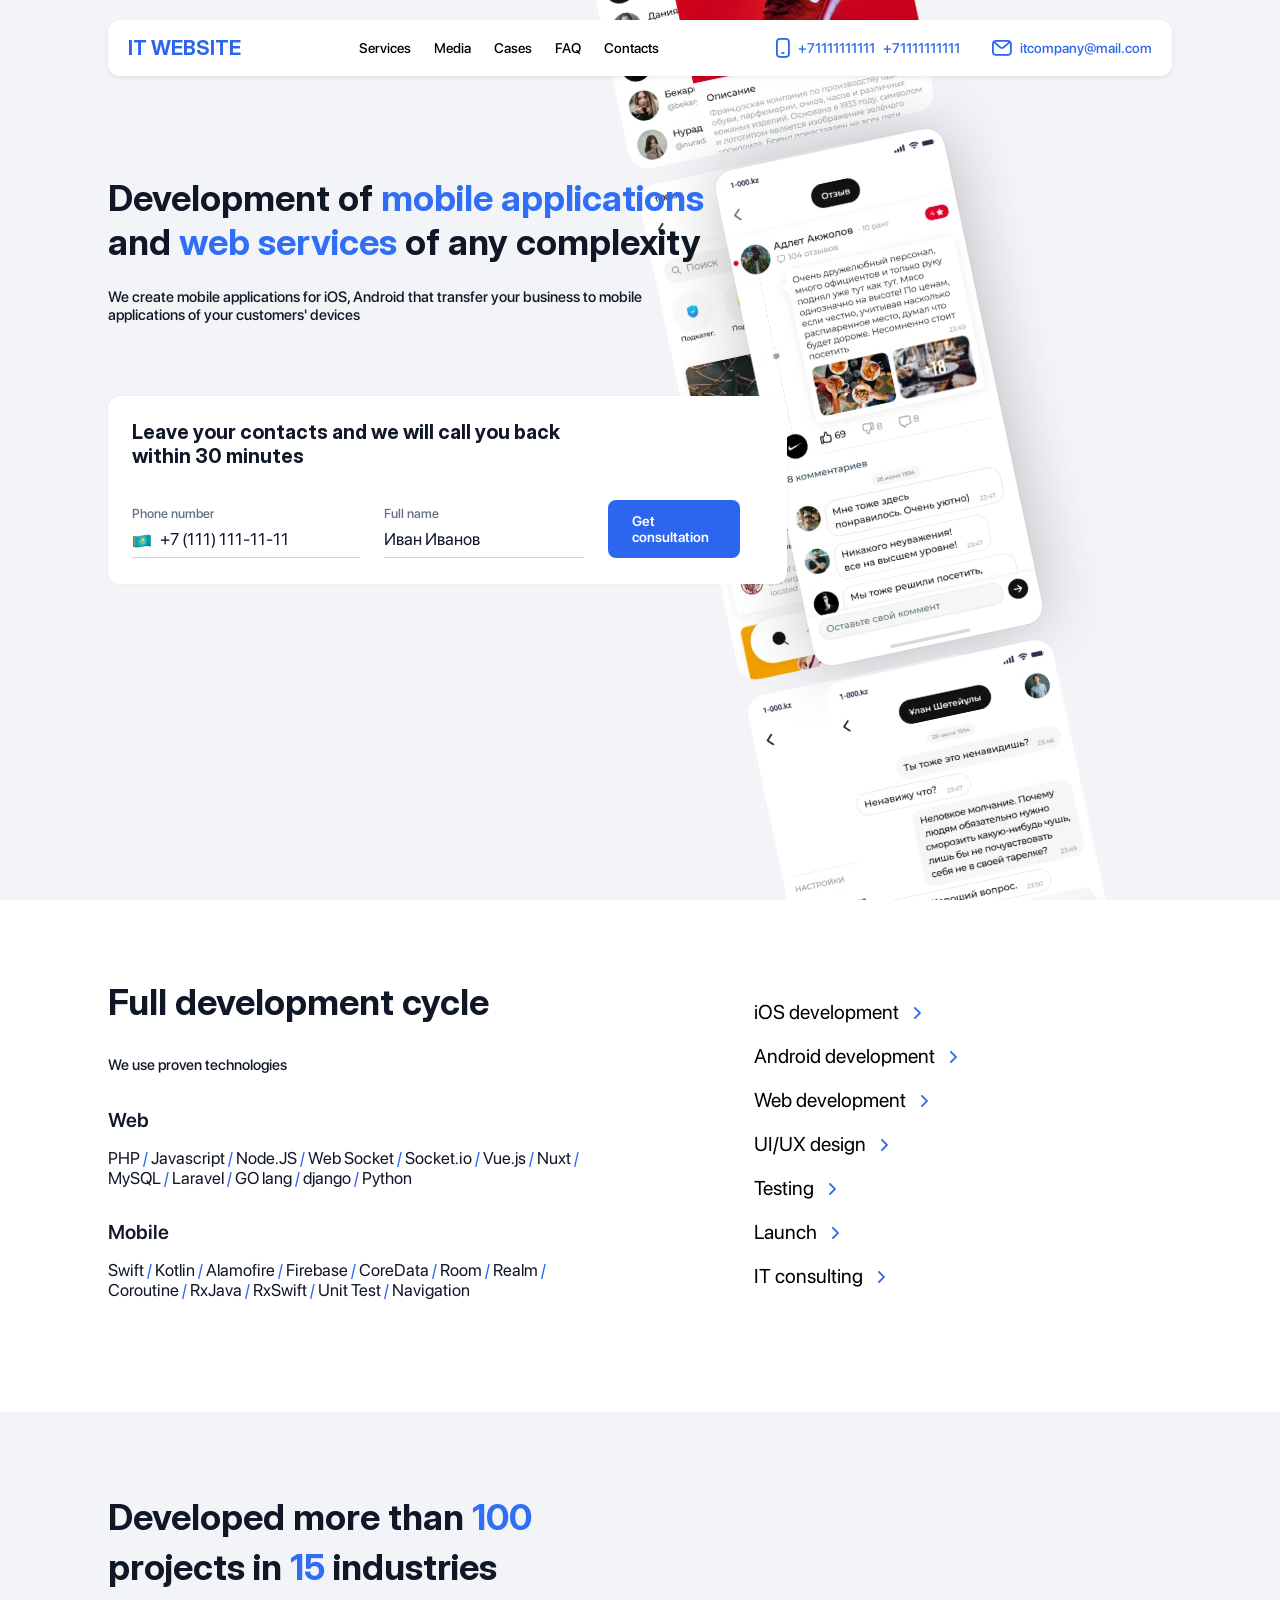
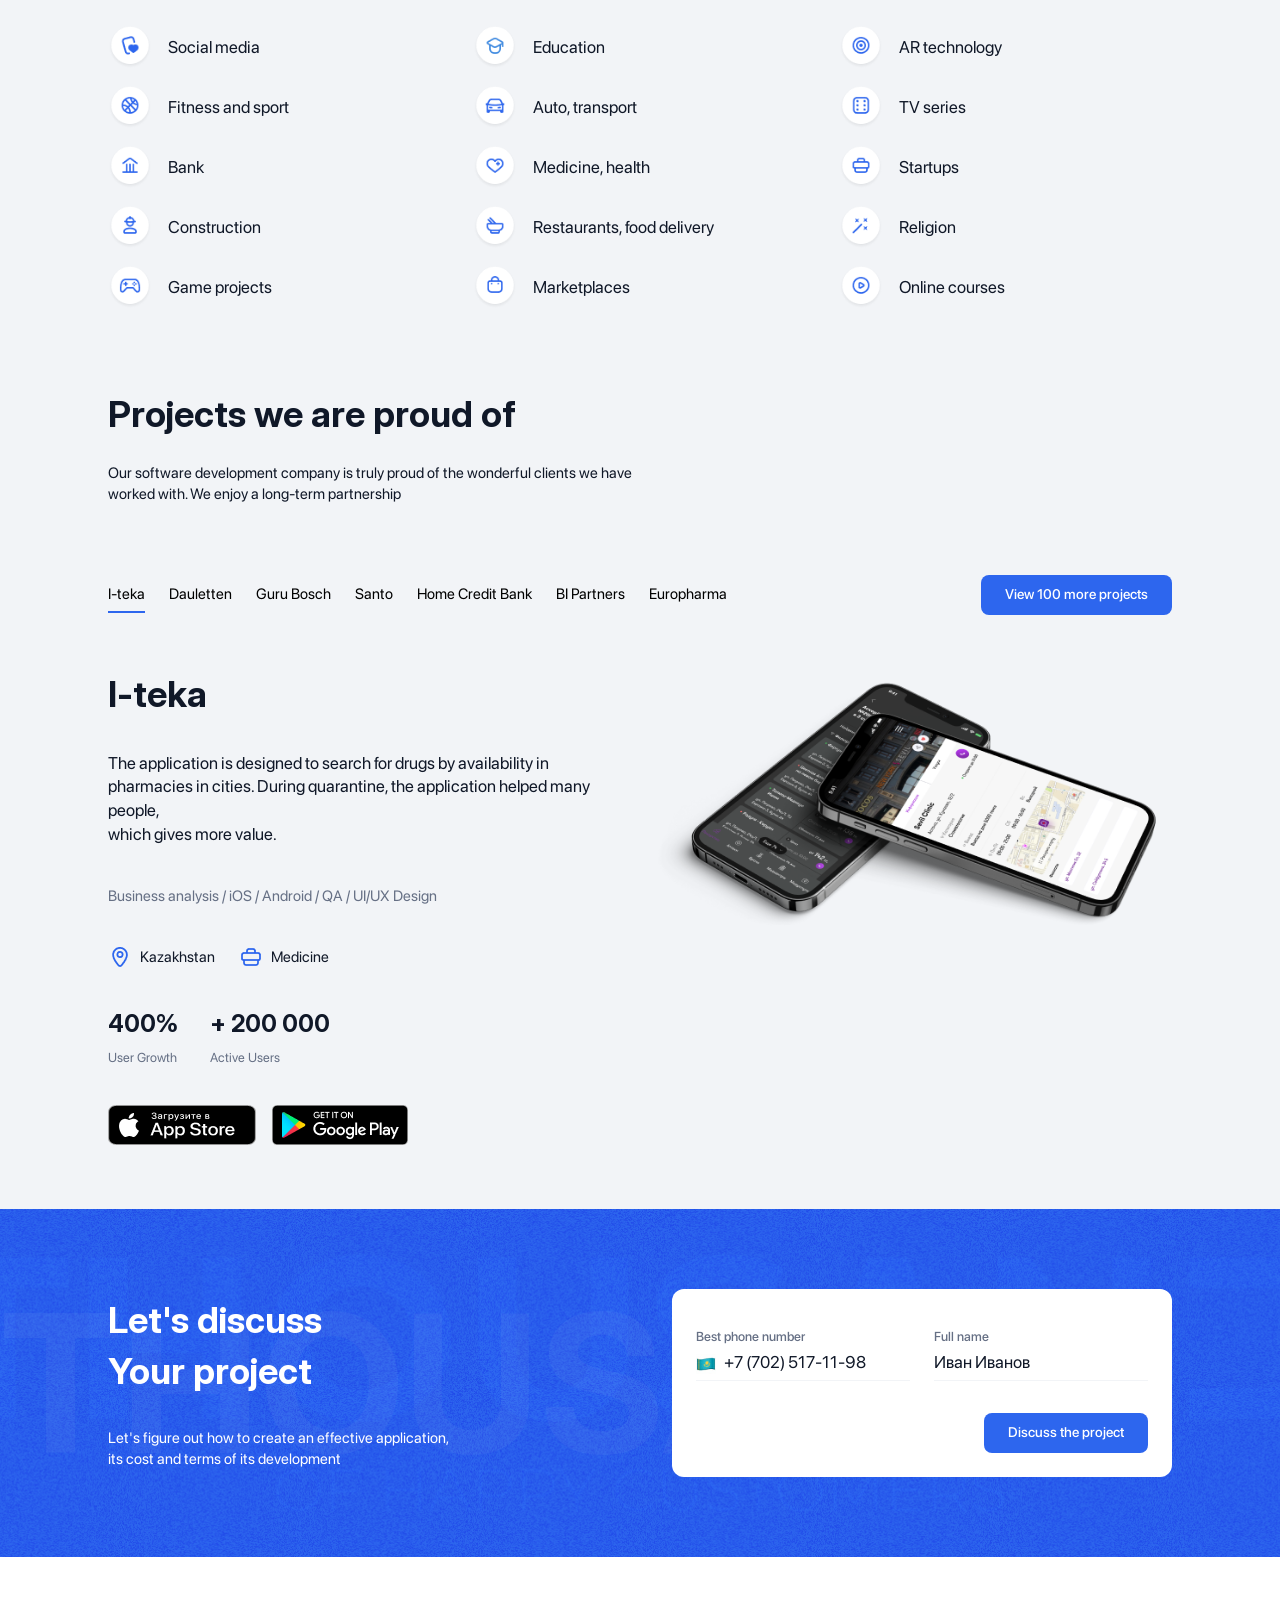
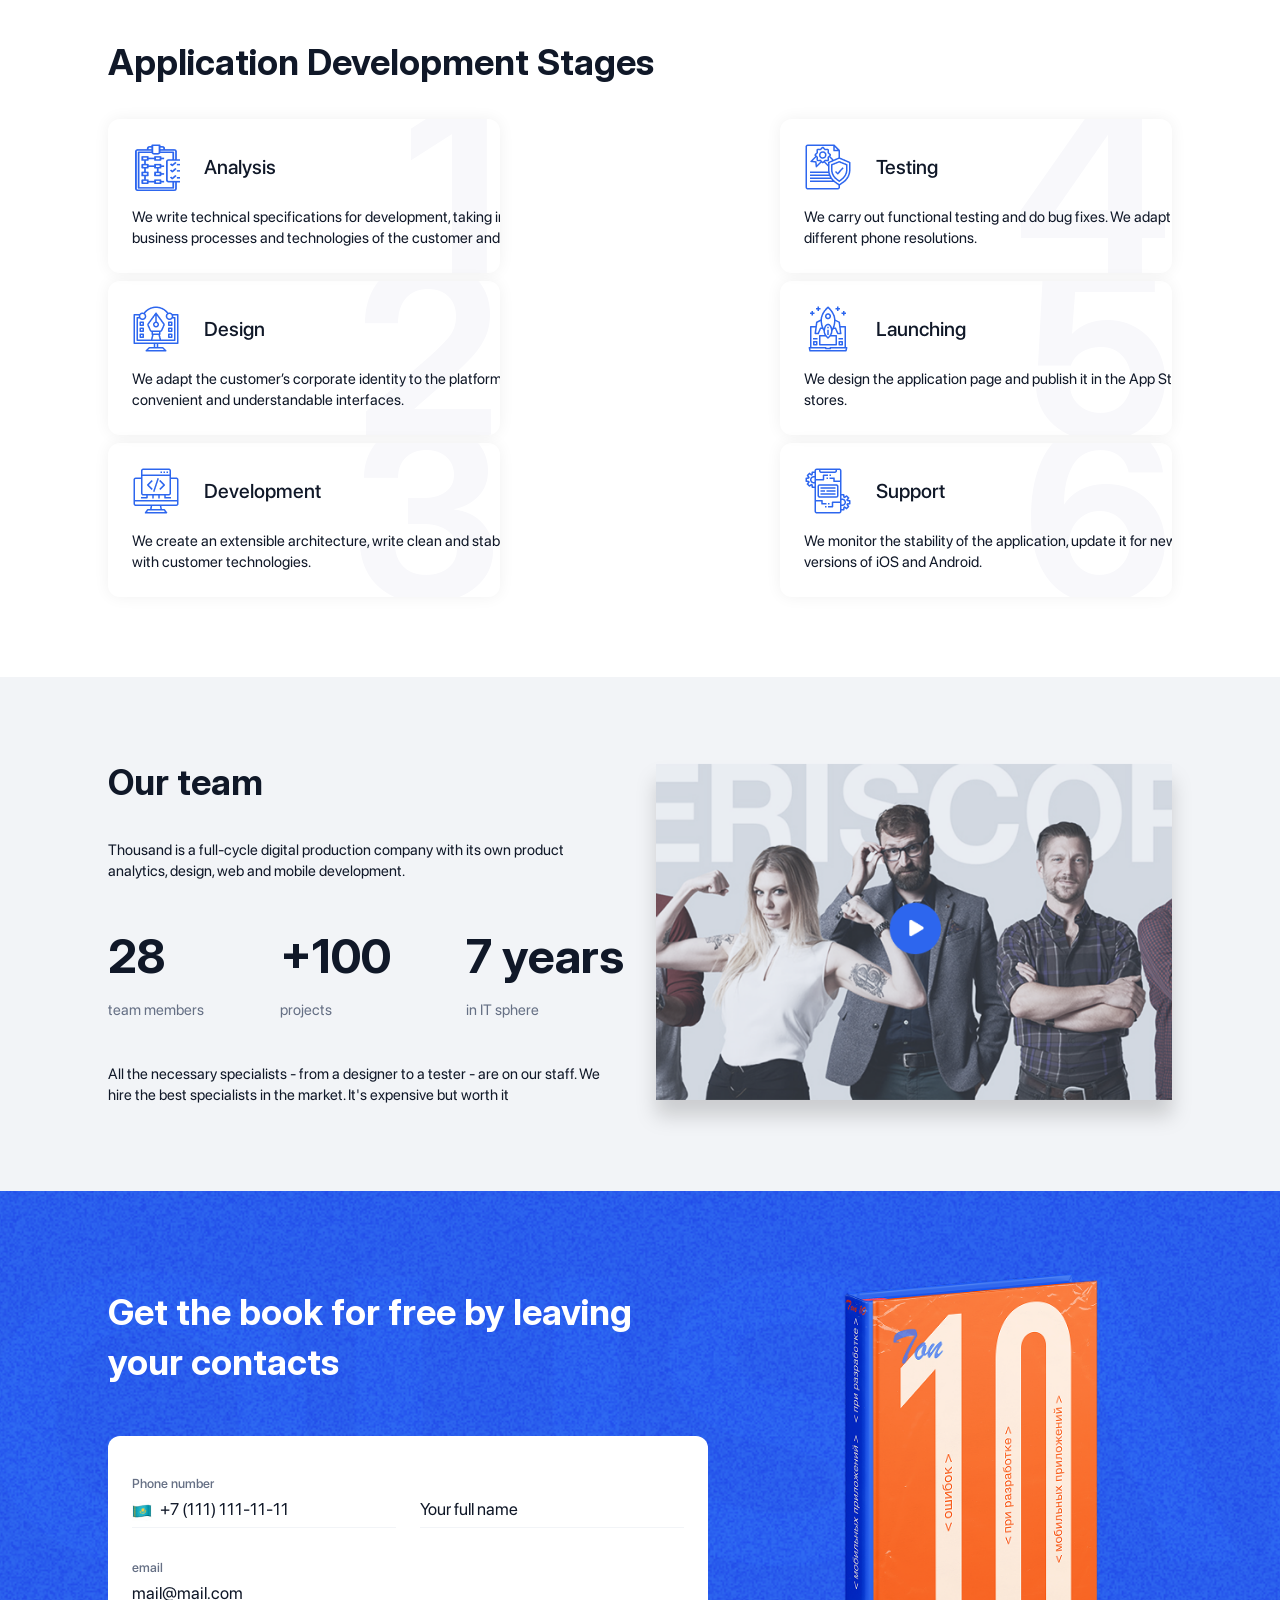
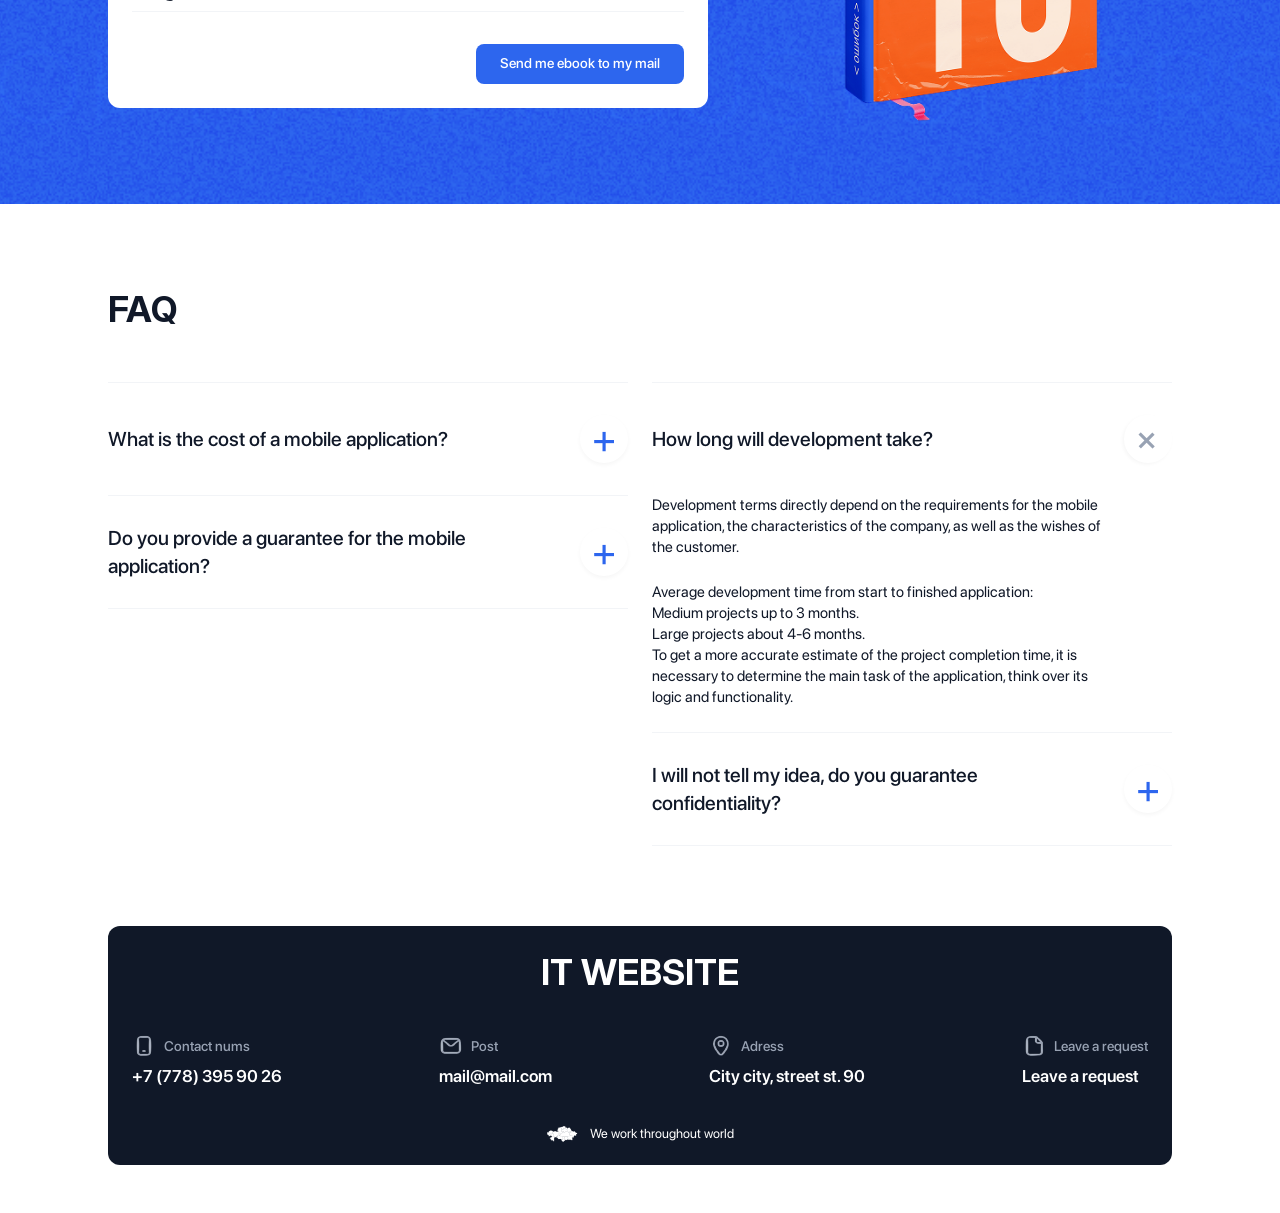
<file: index.html>
<!DOCTYPE html>
<html lang="ru">
<head>
    <meta charset="UTF-8">
    <meta name="viewport" content="width=device-width, initial-scale=1.0">
    <link rel="stylesheet" href="src/styles/style.css">
    <title>7 лабораторная</title>
</head>
<body id="Top">
    <header class="header">
        <input type="checkbox" id="menu_toggle" class="header_toggle">
        <label for="menu_toggle" class="header_burger" aria-label="Открыть меню"><span></span></label>

        <span class="header_title accent_color">IT WEBSITE</span>

        <div class="header_menu">
            <label for="menu_toggle" class="header_close" aria-label="Закрыть меню"></label>
            <span class="header_menu_title accent_color">IT WEBSITE</span>

            <nav class="header_navbar">
                <ul>
                    <li><a href="#Services" class="navbar_text">Services</a></li>
                    <li><a href="#Media" class="navbar_text">Media</a></li>
                    <li><a href="#Cases" class="navbar_text">Cases</a></li>
                    <li><a href="#FAQ" class="navbar_text">FAQ</a></li>
                    <li><a href="#Contacts" class="navbar_text">Contacts</a></li>
                </ul>
            </nav>

            <address class="header_contacts">
                <div class="header_phones">
                    <img src="src/img/header_phone.jpg" class="header_img_phone">
                    <a href="tel:+71111111111" class="accent_color">+71111111111</a>
                    <a href="tel:+71111111111" class="accent_color">+71111111111</a>
                </div>

                <div class="header_email">
                    <img src="src/img/header_mail.jpg" class="header_img_mail">
                    <a href="mailto:itcompany@mail.com" class="accent_color">itcompany@mail.com</a>
                </div>
            </address>
        </div>

        <a href="mailto:itcompany@mail.com" class="header_email_top accent_color">
            <img src="src/img/header_mail.jpg" class="header_img_mail">
            itcompany@mail.com
        </a>
    </header>

    <main>
        <section class="main_section">
            <div class="section_content">
                <h1 class="section_title">
                    Development of <span class="blue_clr">mobile
                    applications </span> and <span class="blue_clr">web services</span> of
                    any complexity
                </h1>

                <p class="section_description">
                    We create mobile applications for iOS, Android that transfer your 
                    business to mobile applications of your customers' devices
                </p>

                <div class="hero_art" aria-hidden="true"></div>
            </div>

            <form action="#" method="post" class="contact_form">
                <h2 class="contact_form_title"> 
                    Leave your contacts and we will call you back within 30 minutes
                </h2>

                <div class="form_container">
                    <div class="contact_form_element">
                        <label for="phone">Phone number</label>
                        <div class="phone_block">
                            <img src="src/img/flag.png" class="country_img">
                            <input id="phone" type="tel" placeholder="+7 (111) 111-11-11">
                        </div>
                    </div>

                    <div class="contact_form_element">
                        <label for="name">Full name</label>
                        <input id="name" type="text" placeholder="Иван Иванов">
                    </div>
                    
                    <button class="contact_form_button" type="submit">Get consultation</button>
                </div>
            </form>
        </section>

        <section class="cycle_section" id="Services">
            <div class="cycle_left_case">
                <h2 class="cycle_title">
                    Full development cycle
                </h2>
                <p class="cycle_description">
                    We use proven technologies
                </p>

                <div class="cycle_left_case_programm">
                    <h3 class="cycle_subtitle">Web</h3>
                    <p class="cycle_subdescription">
                        PHP <span class="cycle_slash">/</span> Javascript <span class="cycle_slash">/</span> Node.JS 
                        <span class="cycle_slash">/</span> Web Socket <span class="cycle_slash">/</span> Socket.io 
                        <span class="cycle_slash">/</span> Vue.js <span class="cycle_slash">/</span>
                        Nuxt <span class="cycle_slash">/</span> MySQL <span class="cycle_slash">/</span> Laravel <span class="cycle_slash">/</span> 
                        GO lang <span class="cycle_slash">/</span> django <span class="cycle_slash">/</span> Python
                    </p>
                    
                    <h3 class="cycle_subtitle">Mobile</h3>
                    <p class="cycle_subdescription">
                        Swift <span class="cycle_slash">/</span> Kotlin <span class="cycle_slash">/</span> 
                        Alamofire <span class="cycle_slash">/</span> Firebase <span class="cycle_slash">/</span> 
                        CoreData <span class="cycle_slash">/</span> Room <span class="cycle_slash">/</span> 
                        Realm <span class="cycle_slash">/</span> Coroutine <span class="cycle_slash">/</span> 
                        RxJava <span class="cycle_slash">/</span> RxSwift <span class="cycle_slash">/</span> 
                        Unit Test <span class="cycle_slash">/</span> Navigation
                    </p>
                </div>
            </div>

            <div class="cycle_right_case">
                <ul class="technologies_list">
                    <li><a href="#Discuss">iOS  development<img src="src/img/strelka.png" class="link_arrow"></a></li>
                    <li><a href="#Discuss">Android development<img src="src/img/strelka.png" class="link_arrow"></a></li>
                    <li><a href="#Discuss">Web development<img src="src/img/strelka.png" class="link_arrow"></a></li>
                    <li><a href="#Discuss">UI/UX design<img src="src/img/strelka.png" class="link_arrow"></a></li>
                    <li><a href="#Discuss">Testing<img src="src/img/strelka.png" class="link_arrow"></a></li>
                    <li><a href="#Discuss">Launch<img src="src/img/strelka.png" class="link_arrow"></a></li>
                    <li><a href="#Discuss">IT consulting<img src="src/img/strelka.png" class="link_arrow"></a></li>
                </ul>
            </div>
        </section>

        <section class="industries">
            <h2 class="industries_title">
                Developed more than <span class="blue_clr">100</span><br>
                projects in <span class="blue_clr">15</span> industries
            </h2>

            <ul class="industries_list">
                <li class="industries_list_element"><img src="src/img/sm.png" class="industries_list_img">Social media</li>
                <li class="industries_list_element"><img src="src/img/fas.png" class="industries_list_img">Fitness and sport</li>
                <li class="industries_list_element"><img src="src/img/bank.png" class="industries_list_img">Bank</li>
                <li class="industries_list_element"><img src="src/img/construction.png" class="industries_list_img">Construction</li>
                <li class="industries_list_element"><img src="src/img/gp.png" class="industries_list_img">Game projects</li>
                <li class="industries_list_element"><img src="src/img/education.png" class="industries_list_img">Education</li>
                <li class="industries_list_element"><img src="src/img/at.png" class="industries_list_img">Auto, transport</li>
                <li class="industries_list_element"><img src="src/img/mh.png" class="industries_list_img">Medicine, health</li>
                <li class="industries_list_element"><img src="src/img/rfd.png" class="industries_list_img">Restaurants, food delivery</li>
                <li class="industries_list_element"><img src="src/img/market.png" class="industries_list_img">Marketplaces</li>
                <li class="industries_list_element"><img src="src/img/art.png" class="industries_list_img">AR technology</li>
                <li class="industries_list_element"><img src="src/img/tvs.png" class="industries_list_img">TV series</li>
                <li class="industries_list_element"><img src="src/img/start.png" class="industries_list_img">Startups</li>
                <li class="industries_list_element"><img src="src/img/religion.png" class="industries_list_img">Religion</li>
                <li class="industries_list_element"><img src="src/img/oc.png" class="industries_list_img">Online courses</li>
            </ul>
        </section>

        <section class="projects" id="Cases">
            <h2 class="projects_title">Projects we are proud of</h2>
            <p class="projects_description">
                Our software development company is truly proud of the wonderful clients we have<br>
                worked with. We enjoy a long-term partnership
            </p>

            <div class="projects_items_list">
                <nav class="projects_navbar" aria-label="Projects">
                    <ul class="projects_list">
                        <li><a href="#I-teka" class="projects_link_active" aria-current="true">I-teka</a></li>
                        <li><a href="#Discuss">Dauletten</a></li>
                        <li><a href="#Discuss">Guru Bosch</a></li>
                        <li><a href="#Discuss">Santo</a></li>
                        <li><a href="#Discuss">Home Credit Bank</a></li>
                        <li><a href="#Discuss">BI Partners</a></li>
                        <li><a href="#Discuss">Europharma</a></li>
                    </ul>
                </nav>

                <a class="projects_button" href="#Discuss">View 100 more projects</a>
            </div>

            <article class="projects_article" id="I-teka">
                <div class="projects_article_content">
                    <h3 class="projects_article_title">I-teka</h3>
                    <p class="projects_article_description">
                        The application is designed to search for drugs by availability in pharmacies in cities.
                        During quarantine, the application helped many people,<br>
                        which gives more value.
                    </p>

                    <p class="projects_article_list">Business analysis / iOS / Android / QA / UI/UX Design</p>

                    <div class="projects_article_tags">
                        <span class="projects_article_tag">
                            <img src="src/img/geo_blue.png" class="projects_article_tag_img">Kazakhstan
                        </span>
                        <span class="projects_article_tag">
                            <img src="src/img/case.png" class="projects_article_tag_img">Medicine
                        </span>
                    </div>

                    <div class="projects_article_stats">
                        <div>
                            <h4 class="projects_article_stats_title">400%</h4>
                            <p class="projects_article_stats_description">User Growth</p>
                        </div>
                        <div>
                            <h4 class="projects_article_stats_title">+ 200 000</h4>
                            <p class="projects_article_stats_description">Active Users</p>
                        </div>
                    </div>

                    <div class="download_images">
                        <a href="https://apps.apple.com/kz/search?term=i-teka" aria-label="Find I-teka in the App Store"><img src="src/img/ios.png" class="download_images_item"></a>
                        <a href="https://play.google.com/store/search?q=i-teka&amp;c=apps" aria-label="Find I-teka in Google Play"><img src="src/img/android.png" class="download_images_item"></a>
                    </div>
                </div>

                <img src="src/img/1.png" class="projects_article_img">
            </article>
        </section>

        <section class="discuss" id="Discuss">
            <div class="discuss_left_case">
                <h2 class="discuss_title">Let's discuss<br>Your project</h2>
                <p class="discuss_description">
                    Let's figure out how to create an effective application,<br>
                    its cost and terms of its development
                </p>
            </div>

            <div class="discuss_right_case">
                <form action="#Discuss" method="post" class="discuss_form">
                    <div class="discuss_form_item">
                        <label for="discuss_phone_field">Best phone number</label>
                        <div class="phone_block">
                            <img src="src/img/kazahstan.png" class="country_img">
                            <input id="discuss_phone_field" type="tel" placeholder="+7 (702) 517-11-98">
                        </div>
                    </div>

                    <div class="discuss_form_item">
                        <label for="discuss_name_field">Full name</label>
                        <input id="discuss_name_field" type="text" placeholder="Иван Иванов">
                    </div>

                    <button class="discuss_form_button" type="submit">Discuss the project</button>
                </form>
            </div>
        </section>

        <section class="application">
            <h2 class="application_title">Application Development Stages</h2>

            <div class="application_list">
                <div class="application_item">
                    <div class="application_item_heading">
                        <img src="src/img/planing.png" class="application_img">
                        <h3 class="application_item_title">Analysis</h3>
                    </div>
                    <p class="application_description">We write technical specifications for development, taking into account the business processes and technologies of the customer and the needs of users.</p>
                    <span class="background_number" aria-hidden="true">1</span>
                </div>

                <div class="application_item">
                    <div class="application_item_heading">
                        <img src="src/img/graphic-design.png" class="application_img">
                        <h3 class="application_item_title">Design</h3>
                    </div>
                    <p class="application_description">We adapt the customer’s corporate identity to the platform guidelines. We draw convenient and understandable interfaces.</p>
                    <span class="background_number" aria-hidden="true">2</span>
                </div>

                <div class="application_item">
                    <div class="application_item_heading">
                        <img src="src/img/coding-language.png" class="application_img">
                        <h3 class="application_item_title">Development</h3>
                    </div>
                    <p class="application_description">We create an extensible architecture, write clean and stable code. We integrate with customer technologies.</p>
                    <span class="background_number" aria-hidden="true">3</span>
                </div>

                <div class="application_item">
                    <div class="application_item_heading">
                        <img src="src/img/security.png" class="application_img">
                        <h3 class="application_item_title">Testing</h3>
                    </div>
                    <p class="application_description">We carry out functional testing and do bug fixes. We adapt the application to different phone resolutions.</p>
                    <span class="background_number" aria-hidden="true">4</span>
                </div>

                <div class="application_item">
                    <div class="application_item_heading">
                        <img src="src/img/launching.png" class="application_img">
                        <h3 class="application_item_title">Launching</h3>
                    </div>
                    <p class="application_description">We design the application page and publish it in the App Store and Google Play stores.</p>
                    <span class="background_number" aria-hidden="true">5</span>
                </div>

                <div class="application_item">
                    <div class="application_item_heading">
                        <img src="src/img/support.png" class="application_img">
                        <h3 class="application_item_title">Support</h3>
                    </div>
                    <p class="application_description">We monitor the stability of the application, update it for new devices and versions of iOS and Android.</p>
                    <span class="background_number" aria-hidden="true">6</span>
                </div>
            </div>
        </section>

        <section class="team" id="Media">
            <div class="team_left_case">
                <h2 class="team_title">Our team</h2>
                <p class="team_description">
                    Thousand is a full-cycle digital production company with its own product analytics,
                    design, web and mobile development.
                </p>
            </div>

            <div class="team_stats_list">
                <div class="team_stats">
                    <h3 class="team_stats_title">28</h3>
                    <p class="team_stats_description">team members</p>
                </div>
                <div class="team_stats">
                    <h3 class="team_stats_title">+100</h3>
                    <p class="team_stats_description">projects</p>
                </div>
                <div class="team_stats">
                    <h3 class="team_stats_title">7 years</h3>
                    <p class="team_stats_description">in IT sphere</p>
                </div>
            </div>

            <p class="team_description team_description_bottom">
                All the necessary specialists - from a designer to a tester - are on our staff.
                We hire the best specialists in the market. It's expensive but worth it
            </p>

            <div class="team_right_case">
                <figure class="video_figure">
                    <img src="src/img/team.png" class="team_img">
                </figure>
            </div>
        </section>

        <section class="book" id="Book">
            <div class="book_text">
                <h2 class="book_title">Get the book for free by leaving<br>your contacts</h2>

                <form action="#Book" method="post" class="book_form">
                    <div class="book_form_item">
                        <label for="book_phone_field">Phone number</label>
                        <div class="phone_block">
                            <img src="src/img/kazahstan.png" class="country_img">
                            <input id="book_phone_field" type="tel" placeholder="+7 (111) 111-11-11">
                        </div>
                    </div>

                    <div class="book_form_item">
                        <label for="book_name_field" class="visually_hidden">Full name</label>
                        <input id="book_name_field" type="text" placeholder="Your full name">
                    </div>

                    <div class="book_form_item book_form_email">
                        <label for="book_email_field">email</label>
                        <input id="book_email_field" type="email" placeholder="mail@mail.com">
                    </div>

                    <button class="book_form_button" type="submit">Send me ebook to my mail</button>
                </form>
            </div>

            <img src="src/img/book.png" class="book_img">
        </section>

        <section class="faq" id="FAQ">
            <h2 class="faq_title">FAQ</h2>

            <div class="faq_list">
                <div class="faq_column">
                    <details class="faq_item">
                        <summary class="faq_question">What is the cost of a mobile application?</summary>
                        <p class="faq_answer">The cost depends on the application's functionality, design and integrations. We prepare an estimate after discussing your requirements and the scope of the project.</p>
                    </details>

                    <details class="faq_item">
                        <summary class="faq_question">Do you provide a guarantee for the mobile application?</summary>
                        <p class="faq_answer">We provide warranty support after launch. The scope and duration are agreed in the contract. We also offer ongoing maintenance and updates.</p>
                    </details>
                </div>

                <div class="faq_column">
                    <details class="faq_item" open>
                        <summary class="faq_question">How long will development take?</summary>
                        <div class="faq_answer">
                            <p>Development terms directly depend on the requirements for the mobile application, the characteristics of the company, as well as the wishes of the customer.</p>
                            <p>Average development time from start to finished application:<br>Medium projects up to 3 months.<br>Large projects about 4-6 months.<br>To get a more accurate estimate of the project completion time, it is necessary to determine the main task of the application, think over its logic and functionality.</p>
                        </div>
                    </details>

                    <details class="faq_item">
                        <summary class="faq_question">I will not tell my idea, do you guarantee confidentiality?</summary>
                        <p class="faq_answer">We can sign a non-disclosure agreement before discussing your idea. Project information is shared only with the specialists involved in its development.</p>
                    </details>
                </div>
            </div>
        </section>
    </main>

    <footer class="footer" id="Contacts">
        <a href="#Top" class="footer_title">IT WEBSITE</a>
        
        <div class="footer_items">
            <div class="footer_item">
                <div class="footer_item_title">
                    <img src="src/img/phone_footer.png" class="footer_item_title_icon">
                    <p class="footer_item_description">Contact nums</p>
                </div>

                <a href="tel:+77783959026" class="footer_item_info">+7 (778) 395 90 26</a>
            </div>

            <div class="footer_item">
                <div class="footer_item_title">
                    <img src="src/img/email_footer.png" class="footer_item_title_icon">
                    <p class="footer_item_description">Post</p>
                </div>
    
                <a href="mailto:mail@mail.com" class="footer_item_info">mail@mail.com</a>
            </div>
            
            <div class="footer_item">
                <div class="footer_item_title">
                    <img src="src/img/geo_footer.png" class="footer_item_title_icon">
                    <p class="footer_item_description">Adress</p>
                </div>
    
                <p class="footer_item_info">City city, street st. 90</p>
            </div>
            
            <div class="footer_item">
                <div class="footer_item_title">
                    <img src="src/img/doc_footer.png" class="footer_item_title_icon">
                    <p class="footer_item_description">Leave a request</p>
                </div>
    
                <a href="#Discuss" class="footer_item_info">Leave a request</a>
            </div>
        </div>
        
        <div class="footer_world">
            <img src="src/img/footer_info.png" class="footer_world_img">
            <p class="footer_world_txt">We work throughout world</p>
        </div>
    </footer>
</body>
</html>
</file>
<file: src/styles/style.css>
@import url(fonts.css);
@keyframes columns_desktop {
  from {
    background-position-y: 0, 0;
  }
  to {
    background-position-y: -1568px, 1567px;
  }
}
@keyframes columns_tablet {
  from {
    background-position-y: 0, 0;
  }
  to {
    background-position-y: -882px, 882px;
  }
}
@keyframes columns_mobile {
  from {
    background-position-y: 0, 0;
  }
  to {
    background-position-y: -980px, 980px;
  }
}
a {
  text-decoration: none;
  font-style: normal;
  color: #000000;
}

p, h1, h2, h3 {
  margin: 0;
}

.accent_color {
  color: #2D66EE;
}

.blue_clr {
  color: #306FF5;
}

body {
  position: relative;
  margin: 0 auto;
  color: #101828;
  font-family: "SF-Pro-Regular", sans-serif;
  padding: 20px 0 0 0;
  display: flex;
  flex-direction: column;
  min-height: 100vh;
}
@media (max-width: 768px) {
  body {
    padding-top: 20px;
  }
}

.header {
  position: sticky;
  top: 10px;
  z-index: 50;
  display: flex;
  justify-content: space-between;
  align-items: center;
  gap: 80px;
  background-color: #ffffff;
  border-radius: 12px;
  margin: 0 max(108px, (100% - 1224px) / 2) 20px;
  padding: 0 20px;
  height: 56px;
  box-shadow: 0px 2px 4px 0px rgba(0, 0, 0, 0.08);
}
@media (max-width: 1200px) {
  .header {
    display: grid;
    grid-template-columns: auto 1fr auto;
    height: 88px;
    margin: 0 16px 20px;
    padding: 0 24px;
    gap: 12px;
  }
  .header_toggle:focus-visible + .header_burger, .header_close:focus-visible {
    outline: 2px solid #2D66EE;
  }
}
@media (max-width: 425px) {
  .header {
    margin: 0 12px 20px;
    justify-content: center;
    padding: 0 16px;
  }
}
.header_title {
  font-size: 20px;
  font-family: "Inter-Bold", sans-serif;
}
@media (max-width: 1200px) {
  .header_title {
    justify-self: center;
    white-space: nowrap;
    font-size: clamp(14px, 2.6vw, 20px);
  }
}
.header_toggle {
  position: absolute;
  opacity: 0;
  pointer-events: none;
}
@media (max-width: 1200px) {
  .header_toggle:checked ~ .header_menu {
    display: flex;
  }
}
.header_burger, .header_close, .header_menu_title, .header_email_top {
  display: none;
}
@media (max-width: 1200px) {
  .header_burger {
    display: flex;
    align-items: center;
    justify-self: start;
    box-sizing: border-box;
    width: 44px;
    height: 44px;
    margin-left: -4px;
    padding: 0 4px;
    cursor: pointer;
    border-radius: 8px;
  }
}
@media (max-width: 1200px) {
  .header_burger span {
    position: relative;
    width: 36px;
    height: 4px;
    background-color: #2D66EE;
  }
  .header_burger span::before, .header_burger span::after {
    content: "";
    position: absolute;
    left: 0;
    width: 36px;
    height: 4px;
    background-color: #2D66EE;
  }
  .header_burger span::before {
    top: -9px;
  }
  .header_burger span::after {
    top: 9px;
  }
}
@media (max-width: 1200px) {
  .header_email_top {
    display: flex;
    align-items: center;
    gap: 8px;
    justify-content: flex-end;
    width: auto;
    font-family: "SF-Pro-medium", sans-serif;
    font-size: clamp(11px, 1.8vw, 14px);
  }
}
@media (max-width: 425px) {
  .header_email_top {
    display: none;
  }
}
.header_menu {
  display: contents;
}
@media (max-width: 1200px) {
  .header_menu {
    display: none;
    position: fixed;
    top: 0;
    left: 0;
    right: 0;
    z-index: 100;
    box-sizing: border-box;
    flex-direction: column;
    align-items: center;
    max-height: 100vh;
    overflow-y: auto;
    padding: 134px 24px 140px;
    background-color: #ffffff;
    box-shadow: 0px 4px 8px 0px rgba(0, 0, 0, 0.12);
  }
}
@media (max-width: 425px) {
  .header_menu {
    padding: 90px 24px 56px;
  }
}
@media (max-width: 1200px) {
  .header_menu_title {
    display: block;
    font-family: "Inter-Bold", sans-serif;
    font-size: 48px;
    line-height: 1.2;
  }
}
@media (max-width: 425px) {
  .header_menu_title {
    font-size: 20px;
  }
}
@media (max-width: 1200px) {
  .header_close {
    display: block;
    position: absolute;
    top: 46px;
    right: 160px;
    width: 44px;
    height: 44px;
    cursor: pointer;
  }
  .header_close::before, .header_close::after {
    content: "";
    position: absolute;
    top: 21px;
    left: 8px;
    width: 28px;
    height: 2px;
    background-color: #98A2B3;
    transform: rotate(45deg);
  }
  .header_close::after {
    transform: rotate(-45deg);
  }
}
@media (max-width: 425px) {
  .header_close {
    top: 22px;
    right: 14px;
  }
  .header_close::before, .header_close::after {
    left: 11px;
    width: 22px;
  }
}
@media (max-width: 1200px) {
  .header_navbar {
    margin-top: 52px;
  }
}
@media (max-width: 425px) {
  .header_navbar {
    margin-top: 50px;
  }
}
.header_navbar ul {
  display: flex;
  gap: 23px;
  list-style: none;
  margin: 0;
  padding: 0;
  font-family: "SF-Pro-medium", sans-serif;
  font-size: 14px;
}
@media (max-width: 1200px) {
  .header_navbar ul {
    flex-direction: column;
    align-items: center;
    gap: 44px;
    font-family: "SF-Pro-Regular", sans-serif;
    font-size: 32px;
    line-height: 1.25;
  }
}
@media (max-width: 425px) {
  .header_navbar ul {
    gap: 25px;
    font-size: 24px;
    line-height: 1.3;
  }
}
@media (max-width: 1200px) {
  .header_navbar a {
    color: #101828;
  }
}
.header_img_phone {
  width: 14px;
  height: 20px;
}
.header_img_mail {
  width: 20px;
  height: 16px;
}
.header_contacts {
  display: flex;
  align-items: center;
  gap: 32px;
  font-family: "SF-Pro-medium", sans-serif;
  font-size: 14px;
}
@media (max-width: 1200px) {
  .header_contacts {
    flex-wrap: wrap;
    justify-content: center;
    gap: 16px 38px;
    margin-top: 60px;
    font-size: 16px;
  }
}
@media (max-width: 425px) {
  .header_contacts {
    flex-direction: column;
    flex-wrap: nowrap;
    align-items: flex-start;
    gap: 20px;
    margin-top: 56px;
    font-size: 14px;
  }
}
.header_phones, .header_email {
  display: flex;
  align-items: center;
  gap: 8px;
}
@media (max-width: 1200px) {
  .header_phones {
    display: contents;
  }
  .header_phones .header_img_phone {
    display: none;
  }
  .header_phones a {
    display: flex;
    align-items: center;
    gap: 8px;
  }
  .header_phones a::before {
    content: "";
    flex: none;
    width: 14px;
    height: 20px;
    background: url(../img/header_phone.jpg) center/contain no-repeat;
  }
}

.main_section {
  position: relative;
  isolation: isolate;
  overflow: hidden;
  box-sizing: border-box;
  min-height: 900px;
  margin-top: -96px;
  padding-top: 96px;
  background-color: #f2f4f7;
}
@media (max-width: 1200px) {
  .main_section {
    margin-top: -128px;
    padding-top: 128px;
  }
}
@media (max-width: 768px) {
  .main_section {
    min-height: 0;
    margin-top: -128px;
    padding: 128px 0 40px;
  }
}
@media (max-width: 425px) {
  .main_section {
    padding-bottom: 24px;
  }
}

.hero_art {
  position: absolute;
  top: 0;
  right: 0;
  bottom: 0;
  left: 0;
  overflow: hidden;
  z-index: -1;
}
.hero_art::before {
  content: "";
  position: absolute;
  top: -400px;
  right: max(20px, (100% - 1224px - 216px) / 2 + 20px);
  width: 562px;
  height: 1700px;
  transform: rotate(-12deg);
  background-image: url(../img/column-left.webp), url(../img/column-right.webp);
  background-repeat: repeat-y;
  background-size: 388px 1568px, 234px 1567px;
  background-position-x: right 174px, right 0;
  animation: columns_desktop 40s linear infinite;
}
@media (max-width: 768px) {
  .hero_art::before {
    top: -300px;
    right: -40px;
    -webkit-mask-image: linear-gradient(to right, transparent, #000000 45%);
    mask-image: linear-gradient(to right, transparent, #000000 45%);
    width: 317px;
    height: 1400px;
    background-image: url(../img/column-left.webp), url(../img/column-right.webp);
    background-repeat: repeat-y;
    background-size: 218px 882px, 132px 882px;
    background-position-x: right 99px, right 0;
    animation: columns_tablet 40s linear infinite;
  }
}
@media (max-width: 425px) {
  .hero_art {
    position: relative;
    z-index: auto;
    flex: none;
    height: 500px;
    margin: 8px -24px 0;
    -webkit-mask-image: linear-gradient(transparent, #000000 80px);
    mask-image: linear-gradient(transparent, #000000 80px);
  }
  .hero_art::before {
    top: -300px;
    right: 11px;
    -webkit-mask-image: none;
    mask-image: none;
    width: 353px;
    height: 1100px;
    background-image: url(../img/column-left.webp), url(../img/column-right.webp);
    background-repeat: repeat-y;
    background-size: 243px 980px, 147px 980px;
    background-position-x: right 110px, right 0;
    animation: columns_mobile 40s linear infinite;
  }
}

.section_title {
  font-size: 36px;
  font-family: "Inter-Bold", sans-serif;
}
@media (max-width: 768px) {
  .section_title {
    font-size: 28px;
    line-height: 1.25;
  }
}
@media (max-width: 425px) {
  .section_title {
    font-size: 26px;
  }
}
.section_description {
  font-size: 15px;
  font-family: "SF-Pro-medium", sans-serif;
}
@media (max-width: 768px) {
  .section_description {
    max-width: 360px;
    font-size: 14px;
    line-height: 1.5;
  }
}
@media (max-width: 425px) {
  .section_description {
    max-width: none;
    font-size: 13px;
  }
}
.section_title, .section_description {
  margin: 0;
}
.section_content {
  display: flex;
  flex-direction: column;
  margin: 80px 0 0 max(108px, (100% - 1224px) / 2);
  gap: 24px;
  width: 600px;
  min-height: 220px;
}
@media (max-width: 1200px) {
  .section_content {
    margin-left: 40px;
  }
}
@media (max-width: 768px) {
  .section_content {
    width: auto;
    max-width: 380px;
    height: auto;
    margin: 40px 40px 0;
    gap: 20px;
  }
}
@media (max-width: 425px) {
  .section_content {
    max-width: none;
    margin: 32px 0 0;
    padding: 0 24px;
    gap: 16px;
  }
}

.contact_form {
  width: 631px;
  height: 140px;
  border-radius: 12px;
  padding: 24px;
  gap: 32px;
  background-color: #ffffff;
  box-shadow: 0px 0px 2px 0px rgba(0, 0, 0, 0.08);
  margin: 0 0 0 max(108px, (100% - 1224px) / 2);
}
@media (max-width: 1200px) {
  .contact_form {
    margin-left: 40px;
  }
}
@media (max-width: 768px) {
  .contact_form {
    box-sizing: border-box;
    width: 384px;
    max-width: calc(100% - 80px);
    height: auto;
    margin: 72px 0 0 40px;
    padding: 32px;
  }
}
@media (max-width: 425px) {
  .contact_form {
    position: relative;
    width: auto;
    max-width: none;
    margin: -64px 16px 0;
    padding: 32px;
  }
}
.contact_form_title {
  margin: 0;
  font-size: 20px;
  font-family: "Inter-Bold", sans-serif;
  color: #101828;
  width: 450px;
}
@media (max-width: 768px) {
  .contact_form_title {
    width: auto;
    font-size: 16px;
    line-height: 1.4;
  }
}
@media (max-width: 425px) {
  .contact_form_title {
    font-size: 15px;
  }
}
.contact_form_element {
  display: flex;
  flex-direction: column;
  justify-content: space-between;
  align-self: flex-end;
  font-size: 13px;
  font-family: "SF-Pro-medium", sans-serif;
  color: #667085;
  border-bottom: 0.7px solid rgb(208, 213, 221);
  gap: 4px;
}
@media (max-width: 768px) {
  .contact_form_element {
    align-self: stretch;
    max-width: 240px;
  }
}
.contact_form_element input {
  box-sizing: border-box;
  border: none;
  outline: none;
  padding: 4px 0 8px;
  font-family: "SF-Pro-Regular", sans-serif;
  font-size: 17px;
}
@media (max-width: 768px) {
  .contact_form_element input {
    width: 100%;
    font-size: 14px;
  }
}
.contact_form_element input::placeholder {
  color: #0f172a;
}
.contact_form_button {
  text-align: left;
  width: 132px;
  height: 58px;
  border-radius: 8px;
  padding: 11px 24px;
  color: #ffffff;
  background: rgb(45, 102, 238);
  border: none;
  font-family: "SF-Pro-SemiBold", sans-serif;
  font-size: 14px;
}
@media (max-width: 768px) {
  .contact_form_button {
    width: auto;
    height: 44px;
    padding: 0 24px;
    text-align: center;
    cursor: pointer;
  }
}

.form_container {
  display: flex;
  flex-direction: row;
  margin: 32px 0 0 0;
  height: 58px;
  gap: 24px;
}
@media (max-width: 768px) {
  .form_container {
    flex-direction: column;
    align-items: flex-start;
    height: auto;
    gap: 24px;
    margin-top: 24px;
  }
}

.phone_block {
  display: flex;
  flex-direction: row;
  align-items: center;
  gap: 8px;
}

.country_img {
  width: 20px;
  height: 20px;
}

.cycle_section {
  color: #101828;
  margin: 40px max(108px, (100% - 1224px) / 2);
  display: flex;
  flex-direction: row;
  gap: 150px;
  padding: 40px 0;
}
@media (max-width: 1200px) {
  .cycle_section {
    margin: 40px;
    gap: 40px;
    justify-content: space-between;
  }
}
@media (max-width: 768px) {
  .cycle_section {
    margin: 0 40px;
    padding: 56px 0 24px;
    flex-wrap: wrap;
    gap: 40px;
    justify-content: space-between;
  }
}
@media (max-width: 425px) {
  .cycle_section {
    flex-direction: column;
    margin: 0 24px;
    padding: 40px 0 16px;
    gap: 24px;
  }
}
.cycle_title {
  font-family: "Inter-Bold", sans-serif;
  font-size: 36px;
}
@media (max-width: 768px) {
  .cycle_title {
    font-size: 28px;
    line-height: 1.2;
  }
}
@media (max-width: 425px) {
  .cycle_title {
    font-size: 26px;
  }
}
.cycle_subtitle {
  font-family: "SF-Pro-SemiBold", sans-serif;
  font-size: 20px;
}
@media (max-width: 768px) {
  .cycle_subtitle {
    font-size: 18px;
  }
}
.cycle_description {
  font-family: "SF-Pro-medium", sans-serif;
  font-size: 15px;
  margin: 32px 0 0 0;
}
@media (max-width: 768px) {
  .cycle_description {
    margin-top: 20px;
    font-size: 14px;
  }
}
.cycle_subdescription {
  font-family: "SF-Pro-Regular", sans-serif;
  font-size: 17px;
  margin: 16px 0 32px 0;
}
@media (max-width: 768px) {
  .cycle_subdescription {
    margin: 12px 0 28px;
    font-size: 13px;
    line-height: 1.6;
  }
}
@media (max-width: 425px) {
  .cycle_subdescription {
    margin-bottom: 24px;
  }
}
.cycle_slash {
  color: #2D66EE;
}
.cycle_left_case {
  max-width: 496px;
}
@media (max-width: 768px) {
  .cycle_left_case {
    flex: 1 1 260px;
    max-width: 310px;
  }
}
@media (max-width: 425px) {
  .cycle_left_case {
    max-width: none;
  }
}
@media (max-width: 768px) {
  .cycle_right_case {
    flex: none;
  }
}
.cycle_left_case_programm {
  margin: 34px 0 0 0;
}
@media (max-width: 768px) {
  .cycle_left_case_programm {
    margin-top: 28px;
  }
}

.technologies_list {
  list-style: none;
  padding: 0;
  display: flex;
  flex-direction: column;
  gap: 20px;
  font-family: "SF-Pro-Regular", sans-serif;
  font-size: 20px;
  color: #1D2939;
}
@media (max-width: 768px) {
  .technologies_list {
    margin: 0;
    gap: 20px;
    font-size: 20px;
  }
}
@media (max-width: 425px) {
  .technologies_list {
    gap: 16px;
    font-size: 18px;
  }
}
.technologies_list li:hover {
  font-family: "SF-Pro-SemiBold", sans-serif;
  color: #101828;
  text-decoration: underline;
  text-decoration-color: #2D66EE;
  cursor: pointer;
}

.link_arrow {
  color: #2D66EE;
  padding: 0 0 0 15px;
  height: 12px;
  width: 7px;
}

html {
  scroll-behavior: smooth;
  scroll-padding-top: 140px;
}

h4 {
  margin: 0;
}

img {
  max-width: 100%;
}

button,
input {
  font: inherit;
}

button,
summary {
  cursor: pointer;
}

a:focus-visible,
button:focus-visible,
summary:focus-visible,
input:focus-visible {
  outline: 2px solid #2D66EE;
  outline-offset: 4px;
}

.visually_hidden {
  position: absolute;
  width: 1px;
  height: 1px;
  overflow: hidden;
  clip-path: inset(50%);
  white-space: nowrap;
}

.industries {
  padding: 80px max(108px, (100% - 1224px) / 2);
}
@media (max-width: 1200px) {
  .industries {
    padding: 64px 40px;
  }
}
@media (max-width: 768px) {
  .industries {
    padding: 40px;
  }
}
@media (max-width: 425px) {
  .industries {
    padding: 40px 24px;
  }
}
.industries {
  padding-bottom: 40px;
  background-color: #f2f4f7;
}
.industries_title {
  font-family: "Inter-Bold", sans-serif;
  font-size: 36px;
  line-height: 1.4;
}
@media (max-width: 768px) {
  .industries_title {
    font-size: 28px;
  }
}
@media (max-width: 425px) {
  .industries_title {
    font-size: 24px;
    line-height: 1.3;
  }
}
.industries_list {
  display: grid;
  grid-template-columns: repeat(3, minmax(0, 1fr));
  grid-template-rows: repeat(5, auto);
  grid-auto-flow: column;
  gap: 16px 32px;
  margin: 32px 0 0;
  padding: 0;
  list-style: none;
}
@media (max-width: 768px) {
  .industries_list {
    grid-template-columns: repeat(2, minmax(0, 1fr));
    grid-template-rows: repeat(8, auto);
    gap: 16px 24px;
  }
}
@media (max-width: 425px) {
  .industries_list {
    grid-template-columns: 1fr;
    grid-template-rows: none;
    grid-auto-flow: row;
    margin-top: 24px;
    gap: 12px;
  }
}
.industries_list_element {
  display: flex;
  align-items: center;
  gap: 16px;
  font-size: 17px;
}
@media (max-width: 768px) {
  .industries_list_element {
    gap: 12px;
    font-size: 15px;
  }
}
.industries_list_img {
  flex: none;
  width: 44px;
  height: 44px;
  object-fit: contain;
}

.projects {
  padding: 80px max(108px, (100% - 1224px) / 2);
}
@media (max-width: 1200px) {
  .projects {
    padding: 64px 40px;
  }
}
@media (max-width: 768px) {
  .projects {
    padding: 40px;
  }
}
@media (max-width: 425px) {
  .projects {
    padding: 40px 24px;
  }
}
.projects {
  padding-top: 40px;
  padding-bottom: 64px;
  background-color: #f2f4f7;
}
.projects_title {
  font-family: "Inter-Bold", sans-serif;
  font-size: 36px;
  line-height: 1.4;
}
@media (max-width: 768px) {
  .projects_title {
    font-size: 28px;
  }
}
@media (max-width: 425px) {
  .projects_title {
    font-size: 24px;
    line-height: 1.3;
  }
}
.projects_description {
  max-width: 650px;
  margin-top: 24px;
  font-size: 15px;
  line-height: 1.4;
}
@media (max-width: 425px) {
  .projects_description {
    margin-top: 16px;
    font-size: 14px;
  }
  .projects_description br {
    display: none;
  }
}
.projects_items_list {
  display: flex;
  align-items: center;
  justify-content: space-between;
  gap: 32px;
  margin-top: 64px;
}
@media (max-width: 1200px) {
  .projects_items_list {
    gap: 16px;
  }
}
@media (max-width: 768px) {
  .projects_items_list {
    position: relative;
    margin-top: 32px;
  }
}
@media (max-width: 425px) {
  .projects_items_list {
    position: static;
    margin-top: 24px;
  }
}
.projects_navbar {
  min-width: 0;
  overflow-x: auto;
  scrollbar-width: thin;
}
.projects_list {
  display: flex;
  align-items: center;
  gap: 24px;
  margin: 0;
  padding: 8px 0;
  list-style: none;
  white-space: nowrap;
  font-size: 15px;
}
.projects_list a {
  display: block;
  padding: 8px 0;
  border-bottom: 2px solid transparent;
}
.projects_list a:hover {
  border-color: #2D66EE;
}
.projects_list .projects_link_active {
  border-color: #2D66EE;
}
@media (max-width: 768px) {
  .projects_list {
    gap: 20px;
    font-size: 13px;
  }
}
.projects_button {
  display: inline-flex;
  align-items: center;
  justify-content: center;
  box-sizing: border-box;
  min-height: 40px;
  padding: 10px 24px;
  border: none;
  border-radius: 8px;
  background-color: #2D66EE;
  color: #ffffff;
  font-family: "SF-Pro-medium", sans-serif;
  font-size: 14px;
  line-height: 1.4;
  text-align: center;
}
.projects_button:hover {
  background-color: #2054d1;
}
@media (max-width: 425px) {
  .projects_button {
    padding: 10px 16px;
    font-size: 13px;
  }
}
.projects_button {
  flex: none;
}
@media (max-width: 768px) {
  .projects_button {
    position: absolute;
    top: 80px;
    right: 0;
  }
}
@media (max-width: 425px) {
  .projects_button {
    position: static;
    width: 100%;
    margin-top: 24px;
    order: 4;
  }
}
.projects_article {
  display: grid;
  grid-template-columns: minmax(0, 1fr) minmax(0, 1fr);
  align-items: start;
  gap: 32px;
  margin-top: 48px;
}
@media (max-width: 768px) {
  .projects_article {
    position: relative;
    display: block;
    margin-top: 32px;
  }
}
@media (max-width: 425px) {
  .projects_article {
    display: flex;
    flex-direction: column;
    gap: 24px;
    margin-top: 24px;
  }
}
.projects_article_title {
  font-family: "Inter-Bold", sans-serif;
  font-size: 36px;
  line-height: 1.4;
}
@media (max-width: 768px) {
  .projects_article_title {
    font-size: 28px;
  }
}
@media (max-width: 425px) {
  .projects_article_title {
    font-size: 24px;
    line-height: 1.3;
  }
}
.projects_article_description {
  margin-top: 32px;
  font-size: 17px;
  line-height: 1.4;
}
@media (max-width: 768px) {
  .projects_article_description {
    max-width: 65%;
    font-size: 14px;
  }
}
@media (max-width: 425px) {
  .projects_article_description {
    max-width: none;
    margin-top: 24px;
  }
}
.projects_article_list {
  margin-top: 40px;
  color: #667085;
  font-size: 15px;
}
@media (max-width: 768px) {
  .projects_article_list {
    max-width: 60%;
    margin-top: 32px;
    font-size: 13px;
    line-height: 1.5;
  }
}
@media (max-width: 425px) {
  .projects_article_list {
    max-width: none;
    margin-top: 24px;
  }
}
.projects_article_tags {
  display: flex;
  flex-wrap: wrap;
  gap: 24px;
  margin-top: 40px;
}
.projects_article_tag {
  display: flex;
  align-items: center;
  gap: 8px;
  font-size: 15px;
}
.projects_article_tag_img {
  width: 24px;
  height: 24px;
  object-fit: contain;
}
.projects_article_stats {
  display: flex;
  gap: 32px;
  margin-top: 40px;
}
.projects_article_stats_title {
  font-family: "Inter-Bold", sans-serif;
  font-size: 24px;
}
.projects_article_stats_description {
  margin-top: 12px;
  color: #667085;
  font-size: 13px;
}
.projects_article_img {
  width: 100%;
  margin-top: 0;
}
@media (max-width: 768px) {
  .projects_article_img {
    position: absolute;
    right: 0;
    bottom: 40px;
    width: 47%;
  }
}
@media (max-width: 425px) {
  .projects_article_img {
    position: static;
    width: 100%;
    order: -1;
  }
}
@media (max-width: 425px) {
  .projects {
    display: flex;
    flex-direction: column;
  }
  .projects_items_list, .projects_navbar {
    display: contents;
  }
  .projects_list {
    flex-wrap: wrap;
    gap: 0 16px;
    margin-top: 24px;
    font-size: 12px;
  }
  .projects_article_tags, .projects_article_stats {
    margin-top: 24px;
  }
}

.download_images {
  display: flex;
  align-items: center;
  flex-wrap: wrap;
  gap: 16px;
  margin-top: 40px;
}
.download_images_item {
  display: block;
  width: auto;
  height: 40px;
}
@media (max-width: 768px) {
  .download_images {
    gap: 8px;
  }
  .download_images_item {
    height: 32px;
  }
}
@media (max-width: 425px) {
  .download_images {
    margin-top: 24px;
  }
}

.discuss {
  padding: 80px max(108px, (100% - 1224px) / 2);
}
@media (max-width: 1200px) {
  .discuss {
    padding: 64px 40px;
  }
}
@media (max-width: 768px) {
  .discuss {
    padding: 40px;
  }
}
@media (max-width: 425px) {
  .discuss {
    padding: 40px 24px;
  }
}
.discuss {
  position: relative;
  isolation: isolate;
  display: grid;
  grid-template-columns: minmax(0, 1fr) minmax(0, 1fr);
  align-items: center;
  gap: 64px;
  background: #2D66EE url(../img/Fr.png) center/cover;
  color: #ffffff;
}
.discuss::before {
  content: "THOUSAND";
  position: absolute;
  top: 50%;
  left: 0;
  right: 0;
  z-index: -1;
  overflow: hidden;
  transform: translateY(-50%);
  opacity: 0.04;
  font-family: "Inter-Bold", sans-serif;
  font-size: clamp(64px, 15vw, 240px);
}
.discuss_title {
  font-family: "Inter-Bold", sans-serif;
  font-size: 36px;
  line-height: 1.4;
}
@media (max-width: 768px) {
  .discuss_title {
    font-size: 28px;
  }
}
@media (max-width: 425px) {
  .discuss_title {
    font-size: 24px;
    line-height: 1.3;
  }
}
.discuss_description {
  margin-top: 32px;
  font-size: 15px;
  line-height: 1.4;
}
.discuss_right_case {
  min-width: 0;
}
.discuss_form {
  display: grid;
  grid-template-columns: repeat(2, minmax(0, 1fr));
  gap: 32px 24px;
  padding: 40px 24px 24px;
  border-radius: 12px;
  background-color: #ffffff;
  color: #101828;
}
.discuss_form_item {
  display: flex;
  flex-direction: column;
  justify-content: flex-end;
  min-width: 0;
  gap: 4px;
  border-bottom: 1px solid #f2f4f7;
}
.discuss_form_item label {
  color: #667085;
  font-family: "SF-Pro-medium", sans-serif;
  font-size: 13px;
}
.discuss_form_item input {
  box-sizing: border-box;
  min-width: 0;
  width: 100%;
  padding: 4px 0 8px;
  border: none;
  border-radius: 0;
  background-color: transparent;
  color: #101828;
  font-size: 17px;
}
.discuss_form_item input::placeholder {
  color: #101828;
  opacity: 1;
}
.discuss_form_item .country_img {
  flex: none;
  height: auto;
}
@media (max-width: 425px) {
  .discuss_form_item input {
    font-size: 14px;
  }
}
.discuss_form_button {
  display: inline-flex;
  align-items: center;
  justify-content: center;
  box-sizing: border-box;
  min-height: 40px;
  padding: 10px 24px;
  border: none;
  border-radius: 8px;
  background-color: #2D66EE;
  color: #ffffff;
  font-family: "SF-Pro-medium", sans-serif;
  font-size: 14px;
  line-height: 1.4;
  text-align: center;
}
.discuss_form_button:hover {
  background-color: #2054d1;
}
@media (max-width: 425px) {
  .discuss_form_button {
    padding: 10px 16px;
    font-size: 13px;
  }
}
.discuss_form_button {
  grid-column: 1/-1;
  justify-self: end;
}
@media (max-width: 1200px) {
  .discuss {
    gap: 32px;
  }
}
@media (max-width: 768px) {
  .discuss {
    grid-template-columns: 1fr;
    gap: 32px;
  }
  .discuss_right_case {
    width: 100%;
    max-width: 600px;
  }
  .discuss_description {
    margin-top: 24px;
    font-size: 14px;
  }
}
@media (max-width: 425px) {
  .discuss_form {
    grid-template-columns: 1fr;
    padding: 32px 24px;
  }
  .discuss_form_button {
    justify-self: stretch;
  }
}

.application {
  padding: 80px max(108px, (100% - 1224px) / 2);
}
@media (max-width: 1200px) {
  .application {
    padding: 64px 40px;
  }
}
@media (max-width: 768px) {
  .application {
    padding: 40px;
  }
}
@media (max-width: 425px) {
  .application {
    padding: 40px 24px;
  }
}
.application_title {
  font-family: "Inter-Bold", sans-serif;
  font-size: 36px;
  line-height: 1.4;
}
@media (max-width: 768px) {
  .application_title {
    font-size: 28px;
  }
}
@media (max-width: 425px) {
  .application_title {
    font-size: 24px;
    line-height: 1.3;
  }
}
.application_list {
  display: grid;
  grid-template-columns: repeat(2, minmax(0, 392px));
  grid-template-rows: repeat(3, 1fr);
  grid-auto-flow: column;
  justify-content: space-between;
  gap: 8px 48px;
  margin-top: 32px;
}
@media (max-width: 768px) {
  .application_list {
    grid-template-columns: 1fr;
    grid-template-rows: none;
    grid-auto-flow: row;
    gap: 24px;
  }
}
.application_item {
  position: relative;
  isolation: isolate;
  overflow: hidden;
  padding: 24px;
  border-radius: 12px;
  box-shadow: 0 0 16px rgba(0, 0, 0, 0.06);
}
.application_item_heading {
  display: flex;
  align-items: center;
  gap: 24px;
}
.application_img {
  width: 48px;
  height: 48px;
  object-fit: contain;
}
.application_item_title {
  font-family: "SF-Pro-medium", sans-serif;
  font-size: 20px;
  font-weight: normal;
}
.application_description {
  margin-top: 16px;
  font-size: 15px;
  line-height: 1.4;
  width: 504px;
}
@media (max-width: 425px) {
  .application_list {
    gap: 16px;
    margin-top: 24px;
  }
  .application_item {
    padding: 24px 16px;
  }
  .application_item_heading {
    gap: 16px;
  }
  .application_item_title {
    font-size: 18px;
  }
  .application_description {
    font-size: 14px;
  }
}

.background_number {
  position: absolute;
  right: 0;
  bottom: -36px;
  z-index: -1;
  color: #f8f8fb;
  font-family: "Inter-Bold", sans-serif;
  font-size: 240px;
  line-height: 1;
}

.team {
  padding: 80px max(108px, (100% - 1224px) / 2);
}
@media (max-width: 1200px) {
  .team {
    padding: 64px 40px;
  }
}
@media (max-width: 768px) {
  .team {
    padding: 40px;
  }
}
@media (max-width: 425px) {
  .team {
    padding: 40px 24px;
  }
}
.team {
  display: grid;
  grid-template-columns: minmax(0, 1fr) minmax(0, 1fr);
  grid-template-areas: "intro image" "stats image" "text image";
  align-content: center;
  gap: 40px 32px;
  background-color: #f2f4f7;
}
.team_left_case {
  grid-area: intro;
}
.team_title {
  font-family: "Inter-Bold", sans-serif;
  font-size: 36px;
  line-height: 1.4;
}
@media (max-width: 768px) {
  .team_title {
    font-size: 28px;
  }
}
@media (max-width: 425px) {
  .team_title {
    font-size: 24px;
    line-height: 1.3;
  }
}
.team_description {
  margin-top: 32px;
  font-size: 15px;
  line-height: 1.4;
}
.team_description_bottom {
  grid-area: text;
  margin-top: 0;
}
.team_stats_list {
  grid-area: stats;
  display: flex;
  justify-content: space-between;
  gap: 16px;
}
.team_stats_title {
  font-family: "Inter-Bold", sans-serif;
  font-size: 48px;
  white-space: nowrap;
}
.team_stats_description {
  margin-top: 16px;
  color: #667085;
  font-size: 15px;
}
.team_right_case {
  grid-area: image;
  align-self: center;
  min-width: 0;
}
.team_img {
  display: block;
  width: 100%;
  filter: drop-shadow(0 16px 10px rgba(0, 0, 0, 0.16));
}
@media (max-width: 1200px) {
  .team_stats_title {
    font-size: 36px;
  }
}
@media (max-width: 768px) {
  .team {
    grid-template-columns: 1fr;
    grid-template-areas: "intro" "image" "stats" "text";
    gap: 40px;
  }
  .team_description {
    max-width: 600px;
    margin-top: 24px;
    font-size: 14px;
  }
  .team_description_bottom {
    margin-top: 0;
  }
  .team_stats_title {
    font-size: 48px;
  }
}
@media (max-width: 425px) {
  .team {
    gap: 32px;
  }
  .team_stats_title {
    font-size: 28px;
  }
  .team_stats_description {
    margin-top: 8px;
    font-size: 12px;
  }
}

.video_figure {
  margin: 0;
}

.book {
  padding: 80px max(108px, (100% - 1224px) / 2);
}
@media (max-width: 1200px) {
  .book {
    padding: 64px 40px;
  }
}
@media (max-width: 768px) {
  .book {
    padding: 40px;
  }
}
@media (max-width: 425px) {
  .book {
    padding: 40px 24px;
  }
}
.book {
  display: grid;
  grid-template-columns: minmax(0, 600px) minmax(0, 1fr);
  align-items: center;
  gap: 64px;
  background: #2D66EE url(../img/Fr.png) center/cover;
}
.book_title {
  font-family: "Inter-Bold", sans-serif;
  font-size: 36px;
  line-height: 1.4;
}
@media (max-width: 768px) {
  .book_title {
    font-size: 28px;
  }
}
@media (max-width: 425px) {
  .book_title {
    font-size: 24px;
    line-height: 1.3;
  }
}
.book_title {
  color: #ffffff;
}
.book_form {
  display: grid;
  grid-template-columns: repeat(2, minmax(0, 1fr));
  gap: 32px 24px;
  margin-top: 48px;
  padding: 40px 24px 24px;
  border-radius: 12px;
  background-color: #ffffff;
}
.book_form_item {
  display: flex;
  flex-direction: column;
  justify-content: flex-end;
  min-width: 0;
  gap: 4px;
  border-bottom: 1px solid #f2f4f7;
}
.book_form_item label {
  color: #667085;
  font-family: "SF-Pro-medium", sans-serif;
  font-size: 13px;
}
.book_form_item input {
  box-sizing: border-box;
  min-width: 0;
  width: 100%;
  padding: 4px 0 8px;
  border: none;
  border-radius: 0;
  background-color: transparent;
  color: #101828;
  font-size: 17px;
}
.book_form_item input::placeholder {
  color: #101828;
  opacity: 1;
}
.book_form_item .country_img {
  flex: none;
  height: auto;
}
@media (max-width: 425px) {
  .book_form_item input {
    font-size: 14px;
  }
}
.book_form_email {
  grid-column: 1/-1;
}
.book_form_button {
  display: inline-flex;
  align-items: center;
  justify-content: center;
  box-sizing: border-box;
  min-height: 40px;
  padding: 10px 24px;
  border: none;
  border-radius: 8px;
  background-color: #2D66EE;
  color: #ffffff;
  font-family: "SF-Pro-medium", sans-serif;
  font-size: 14px;
  line-height: 1.4;
  text-align: center;
}
.book_form_button:hover {
  background-color: #2054d1;
}
@media (max-width: 425px) {
  .book_form_button {
    padding: 10px 16px;
    font-size: 13px;
  }
}
.book_form_button {
  grid-column: 1/-1;
  justify-self: end;
}
.book_img {
  justify-self: center;
  width: 300px;
  height: auto;
}
@media (max-width: 1200px) {
  .book {
    grid-template-columns: minmax(0, 1.5fr) minmax(0, 1fr);
    gap: 32px;
  }
}
@media (max-width: 768px) {
  .book {
    grid-template-columns: minmax(0, 1fr) minmax(0, 0.8fr);
    align-items: end;
  }
  .book_text {
    display: contents;
  }
  .book_title {
    grid-column: 1/-1;
  }
  .book_form {
    grid-template-columns: 1fr;
    gap: 40px;
    margin-top: 0;
    padding: 40px 24px;
  }
  .book_form_button {
    justify-self: stretch;
    padding-left: 12px;
    padding-right: 12px;
    font-size: 13px;
  }
}
@media (max-width: 425px) {
  .book {
    grid-template-columns: 1fr;
    gap: 32px;
  }
  .book_title {
    grid-row: 1;
  }
  .book_title br {
    display: none;
  }
  .book_img {
    grid-row: 2;
    width: 200px;
  }
  .book_form {
    grid-row: 3;
  }
}

.faq {
  padding: 80px max(108px, (100% - 1224px) / 2);
}
@media (max-width: 1200px) {
  .faq {
    padding: 64px 40px;
  }
}
@media (max-width: 768px) {
  .faq {
    padding: 40px;
  }
}
@media (max-width: 425px) {
  .faq {
    padding: 40px 24px;
  }
}
.faq_title {
  font-family: "Inter-Bold", sans-serif;
  font-size: 36px;
  line-height: 1.4;
}
@media (max-width: 768px) {
  .faq_title {
    font-size: 28px;
  }
}
@media (max-width: 425px) {
  .faq_title {
    font-size: 24px;
    line-height: 1.3;
  }
}
.faq_list {
  display: grid;
  grid-template-columns: repeat(2, minmax(0, 1fr));
  gap: 24px;
  margin-top: 48px;
}
@media (max-width: 768px) {
  .faq_list {
    grid-template-columns: 1fr;
    gap: 0;
    margin-top: 32px;
  }
}
.faq_item {
  border-top: 1px solid #f2f4f7;
  border-bottom: 1px solid #f2f4f7;
}
.faq_item + .faq_item {
  border-top: none;
}
.faq_item[open] .faq_question::after {
  color: #98A2B3;
  transform: rotate(45deg);
}
.faq_question {
  position: relative;
  display: flex;
  align-items: center;
  min-height: 64px;
  padding: 24px 64px 24px 0;
  list-style: none;
  font-family: "SF-Pro-medium", sans-serif;
  font-size: 20px;
  line-height: 1.4;
}
.faq_question::-webkit-details-marker {
  display: none;
}
.faq_question::after {
  content: "+";
  position: absolute;
  right: 0;
  top: 50%;
  display: flex;
  align-items: center;
  justify-content: center;
  width: 48px;
  height: 48px;
  margin-top: -24px;
  border-radius: 50%;
  color: #2D66EE;
  box-shadow: 0 2px 4px rgba(0, 0, 0, 0.04);
  font-family: "SF-Pro-Regular", sans-serif;
  font-size: 40px;
}
.faq_answer {
  padding: 0 64px 24px 0;
  font-size: 15px;
  line-height: 1.4;
}
.faq_answer p + p {
  margin-top: 24px;
}
@media (max-width: 425px) {
  .faq_question {
    min-height: 48px;
    padding: 20px 48px 20px 0;
    font-size: 17px;
  }
  .faq_question::after {
    width: 36px;
    height: 36px;
    margin-top: -18px;
    font-size: 32px;
  }
  .faq_answer {
    padding-right: 0;
    font-size: 14px;
  }
}

@media (prefers-reduced-motion: reduce) {
  html {
    scroll-behavior: auto;
  }
  .hero_art::before {
    animation: none;
  }
}
.footer {
  height: 239px;
  background-color: #101828;
  color: #ffffff;
  margin: 0 max(108px, (100% - 1224px) / 2);
  border-radius: 12px;
  margin-top: auto;
  margin-bottom: 48px;
}
@media (max-width: 1200px) {
  .footer {
    height: auto;
    margin: 0 40px 40px;
    padding-bottom: 24px;
  }
}
@media (max-width: 768px) {
  .footer {
    height: auto;
    margin: 40px 16px 0;
    padding-bottom: 24px;
  }
}
@media (max-width: 425px) {
  .footer {
    margin: 32px 12px 0;
  }
}
.footer_title {
  display: flex;
  justify-content: center;
  font-family: "Inter-Bold", sans-serif;
  color: #ffffff;
  font-size: 36px;
  padding: 24px 0 0 0;
}
@media (max-width: 768px) {
  .footer_title {
    font-size: 32px;
  }
}
@media (max-width: 425px) {
  .footer_title {
    font-size: 28px;
    padding-top: 20px;
  }
}
.footer_items {
  display: flex;
  flex-direction: row;
  justify-content: space-between;
  margin: 40px 24px;
  font-family: "SF-Pro-SemiBold", sans-serif;
  font-size: 17px;
}
@media (max-width: 768px) {
  .footer_items {
    display: grid;
    grid-template-columns: repeat(2, 1fr);
    gap: 28px 24px;
    margin: 32px 40px;
  }
}
@media (max-width: 425px) {
  .footer_items {
    grid-template-columns: 1fr;
    gap: 24px;
    margin: 28px 24px;
  }
}
.footer_item {
  display: flex;
  flex-direction: column;
}
.footer_item_title {
  display: flex;
  flex-direction: row;
  align-items: center;
  gap: 8px;
}
.footer_item_title_icon {
  height: 24px;
  width: 24px;
}
.footer_item_description {
  font-family: "SF-Pro-medium", sans-serif;
  font-size: 14px;
  color: #98A2B3;
  margin: 0;
}
.footer_item_info {
  color: #ffffff;
  margin: 8px 0 0 0;
}
.footer_world {
  display: flex;
  flex-direction: row;
  justify-content: center;
  gap: 12px;
}
@media (max-width: 425px) {
  .footer_world {
    padding: 0 24px;
  }
}
.footer_world_txt {
  font-family: "SF-Pro-Regular", sans-serif;
  font-size: 13px;
  margin: 0;
}
.footer_world_img {
  height: 16px;
  width: 31px;
}

/*# sourceMappingURL=style.css.map */
</file>
